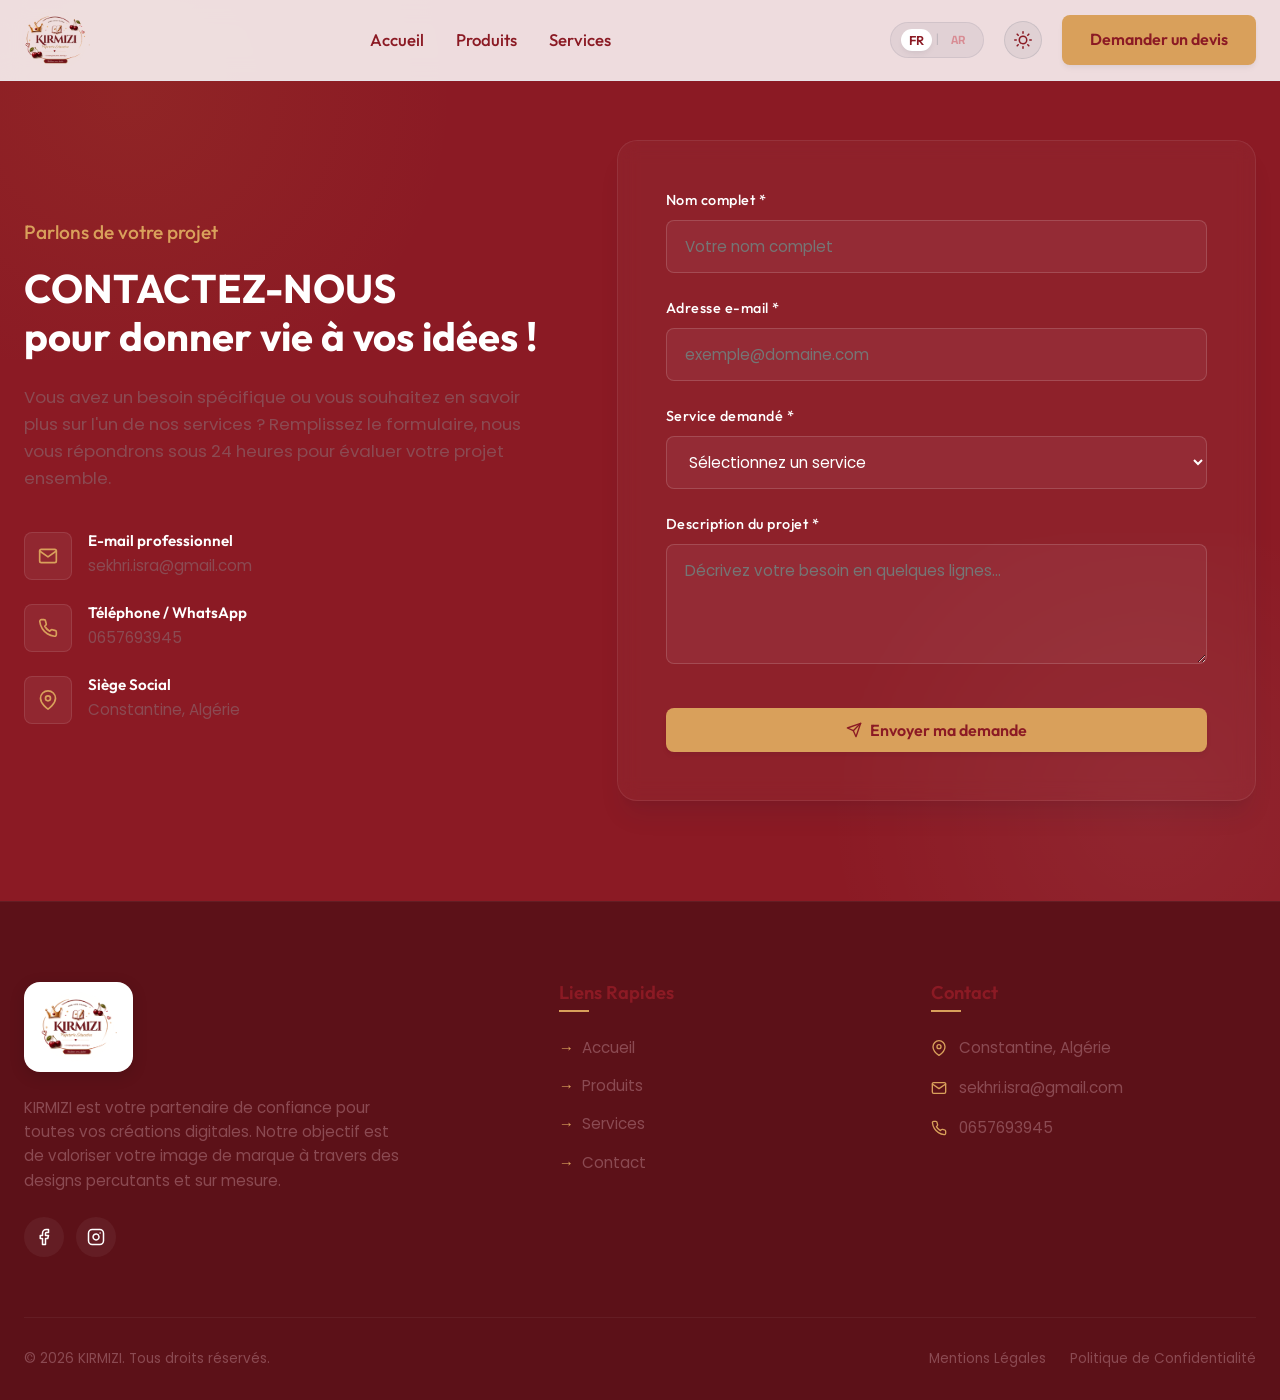
<file: contact.html>
<!DOCTYPE html>
<html lang="fr" dir="ltr">

<head>
  <meta charset="UTF-8">
  <meta name="viewport" content="width=device-width, initial-scale=1.0">
  <meta name="description"
    content="KIRMIZI - Contactez-nous pour toute demande de devis ou information sur nos créations digitales et papeterie éducative.">
  <title>KIRMIZI | Contact & Demande de Devis</title>

  <!-- Stylesheets -->
  <link rel="stylesheet" href="style.css">

  <!-- Favicon -->
  <link rel="icon" type="image/svg+xml" href="assets/logo-symbol.svg">
  <style>
    .contact-page-padding {
      padding-top: 140px;
      padding-bottom: 100px;
      min-height: 80vh;
    }
  </style>
</head>

<body>

  <!-- --- HEADER / NAVIGATION --- -->
  <header id="header">
    <div class="container">
      <nav class="nav-container">
        <a href="index.html" class="logo-link" id="logo-nav">
          <img src="assets/logo-kirmizi.png" alt="KIRMIZI Logo" class="header-logo">
        </a>

        <ul class="nav-menu" id="nav-menu">
          <li><a href="index.html#accueil" class="nav-link" data-i18n="nav-accueil">Accueil</a></li>
          <li><a href="index.html#portfolio" class="nav-link" data-i18n="nav-realisations">Produits</a></li>
          <li><a href="index.html#services" class="nav-link" data-i18n="nav-services">Services</a></li>
        </ul>

        <div class="nav-right-wrapper">
          <!-- Language Switcher -->
          <div class="lang-switcher">
            <button class="lang-btn active" data-lang="fr">FR</button>
            <span class="lang-divider">|</span>
            <button class="lang-btn" data-lang="ar">AR</button>
          </div>

          <button class="theme-toggle" aria-label="Toggle dark mode">
            <svg class="icon-sun" xmlns="http://www.w3.org/2000/svg" width="20" height="20" viewBox="0 0 24 24"
              fill="none" stroke="currentColor" stroke-width="2" stroke-linecap="round" stroke-linejoin="round">
              <circle cx="12" cy="12" r="5"></circle>
              <line x1="12" y1="1" x2="12" y2="3"></line>
              <line x1="12" y1="21" x2="12" y2="23"></line>
              <line x1="4.22" y1="4.22" x2="5.64" y2="5.64"></line>
              <line x1="18.36" y1="18.36" x2="19.78" y2="19.78"></line>
              <line x1="1" y1="12" x2="3" y2="12"></line>
              <line x1="21" y1="12" x2="23" y2="12"></line>
              <line x1="4.22" y1="19.78" x2="5.64" y2="18.36"></line>
              <line x1="18.36" y1="5.64" x2="19.78" y2="4.22"></line>
            </svg>
            <svg class="icon-moon" style="display:none;" xmlns="http://www.w3.org/2000/svg" width="20" height="20"
              viewBox="0 0 24 24" fill="none" stroke="currentColor" stroke-width="2" stroke-linecap="round"
              stroke-linejoin="round">
              <path d="M21 12.79A9 9 0 0111.21 3 7 7 0 0012 21a9 9 0 009-8.21z"></path>
            </svg>
          </button>

          <div class="nav-cta">
            <a href="contact.html" class="btn btn-primary" id="btn-devis" data-i18n="btn-devis">Demander un devis</a>
          </div>
        </div>

        <button class="menu-toggle" id="menu-toggle" aria-label="Ouvrir le menu">
          <span></span>
          <span></span>
          <span></span>
        </button>
      </nav>
    </div>
  </header>

  <!-- --- DEDICATED CONTACT SECTION --- -->
  <section class="contact contact-page-padding" id="contact">
    <div class="container">
      <div class="contact-wrapper">
        <div class="contact-info">
          <span class="contact-lead" data-i18n="contact-lead">Parlons de votre projet</span>
          <h2 class="contact-heading" data-i18n="contact-heading">CONTACTEZ-NOUS <br>pour donner vie à vos idées !</h2>
          <p class="contact-desc" data-i18n="contact-desc">
            Vous avez un besoin spécifique ou vous souhaitez en savoir plus sur l'un de nos services ? Remplissez le
            formulaire, nous vous répondrons sous 24 heures pour évaluer votre projet ensemble.
          </p>

          <div class="contact-details">
            <div class="contact-detail-item">
              <div class="contact-detail-icon">
                <svg xmlns="http://www.w3.org/2000/svg" viewBox="0 0 24 24" fill="none" stroke="currentColor"
                  stroke-width="2" stroke-linecap="round" stroke-linejoin="round">
                  <path d="M4 4h16c1.1 0 2 .9 2 2v12c0 1.1-.9 2-2 2H4c-1.1 0-2-.9-2-2V6c0-1.1.9-2 2-2z"></path>
                  <polyline points="22,6 12,13 2,6"></polyline>
                </svg>
              </div>
              <div class="contact-detail-text">
                <h4 data-i18n="contact-email-label">E-mail professionnel</h4>
                <p>sekhri.isra@gmail.com</p>
              </div>
            </div>

            <div class="contact-detail-item">
              <div class="contact-detail-icon">
                <svg xmlns="http://www.w3.org/2000/svg" viewBox="0 0 24 24" fill="none" stroke="currentColor"
                  stroke-width="2" stroke-linecap="round" stroke-linejoin="round">
                  <path
                    d="M22 16.92v3a2 2 0 0 1-2.18 2 19.79 19.79 0 0 1-8.63-3.07 19.5 19.5 0 0 1-6-6 19.5 19.5 0 0 1-3.07-8.67A2 2 0 0 1 4.11 2h3a2 2 0 0 1 2 1.72 12.84 12.84 0 0 0 .7 2.81 2 2 0 0 1-.45 2.11L8.09 9.91a16 16 0 0 0 6 6l1.27-1.27a2 2 0 0 1 2.11-.45 12.84 12.84 0 0 0 2.81.7A2 2 0 0 1 22 16.92z">
                  </path>
                </svg>
              </div>
              <div class="contact-detail-text">
                <h4 data-i18n="contact-phone-label">Téléphone / WhatsApp</h4>
                <p>0657693945</p>
              </div>
            </div>

            <div class="contact-detail-item">
              <div class="contact-detail-icon">
                <svg xmlns="http://www.w3.org/2000/svg" viewBox="0 0 24 24" fill="none" stroke="currentColor"
                  stroke-width="2" stroke-linecap="round" stroke-linejoin="round">
                  <path d="M21 10c0 7-9 13-9 13s-9-6-9-13a9 9 0 0 1 18 0z"></path>
                  <circle cx="12" cy="10" r="3"></circle>
                </svg>
              </div>
              <div class="contact-detail-text">
                <h4 data-i18n="contact-address-label">Siège Social</h4>
                <p data-i18n="contact-address-val">Constantine, Algérie</p>
              </div>
            </div>
          </div>
        </div>

        <div class="contact-form-container">
          <!-- FormSubmit integration to sekhri.isra@gmail.com -->
          <form id="contactForm" action="https://formsubmit.co/sekhri.isra@gmail.com" method="POST">
            <!-- FormSubmit Configurations -->
            <input type="hidden" name="_subject" value="Nouveau Projet Client - KIRMIZI">
            <input type="hidden" name="_template" value="table">
            <input type="hidden" name="_captcha" value="false">

            <div class="form-group">
              <label for="name" class="form-label" data-i18n="form-name-lbl">Nom complet *</label>
              <input type="text" id="name" name="name" class="form-input" data-i18n-ph="form-name-ph"
                placeholder="Votre nom complet" required>
            </div>

            <div class="form-group">
              <label for="email" class="form-label" data-i18n="form-email-lbl">Adresse e-mail *</label>
              <input type="email" id="email" name="email" class="form-input" data-i18n-ph="form-email-ph"
                placeholder="exemple@domaine.com" required>
            </div>

            <div class="form-group">
              <label for="service" class="form-label" data-i18n="form-service-lbl">Service demandé *</label>
              <select id="service" name="service" class="form-select" required>
                <option value="" disabled selected data-i18n="form-service-select">Sélectionnez un service</option>
                <option value="cartesNotebooks" data-i18n="form-opt-cartes-notebooks">Cartes de visite & Notebooks</option>
                <option value="pptMemoires" data-i18n="form-opt-ppt-memoires">Présentations PowerPoint, Mémoires & Rapports</option>
                <option value="autre" data-i18n="form-opt-other">Autre Projet Digital</option>
              </select>
            </div>

            <div class="form-group">
              <label for="message" class="form-label" data-i18n="form-msg-lbl">Description du projet *</label>
              <textarea id="message" name="message" class="form-textarea" data-i18n-ph="form-msg-ph"
                placeholder="Décrivez votre besoin en quelques lignes..." required></textarea>
            </div>

            <button type="submit" class="btn btn-primary form-submit">
              <svg xmlns="http://www.w3.org/2000/svg" width="16" height="16" viewBox="0 0 24 24" fill="none"
                stroke="currentColor" stroke-width="2" stroke-linecap="round" stroke-linejoin="round"
                class="btn-send-icon">
                <line x1="22" y1="2" x2="11" y2="13"></line>
                <polygon points="22 2 15 22 11 13 2 9 22 2"></polygon>
              </svg>
              <span data-i18n="btn-submit">Envoyer ma demande</span>
            </button>
          </form>

          <!-- Success Message Container -->
          <div class="success-message" id="successMessage"
            style="display: none; text-align: center; padding: 40px 20px; color: var(--text-white);">
            <div
              style="width: 80px; height: 80px; border-radius: 50%; background-color: rgba(204, 164, 59, 0.1); border: 2px solid var(--gold-primary); display: flex; align-items: center; justify-content: center; margin: 0 auto 24px auto;">
              <svg xmlns="http://www.w3.org/2000/svg" width="40" height="40" viewBox="0 0 24 24" fill="none"
                stroke="var(--gold-primary)" stroke-width="3" stroke-linecap="round" stroke-linejoin="round">
                <polyline points="20 6 9 17 4 12"></polyline>
              </svg>
            </div>
            <h3 data-i18n="success-title"
              style="font-family: 'Outfit', sans-serif; font-size: 1.8rem; margin-bottom: 12px; color: var(--gold-primary);">
              Merci pour votre message !</h3>
            <p data-i18n="success-desc"
              style="color: var(--text-light); margin-bottom: 30px; font-size: 1rem; max-width: 400px; margin-left: auto; margin-right: auto;">
              Votre demande a bien été envoyée. Notre équipe commerciale étudiera votre projet et prendra contact avec
              vous sous 24 heures.
            </p>
            <button id="resetFormBtn" class="btn btn-outline-white" data-i18n="btn-reset">Envoyer une autre
              demande</button>
          </div>
        </div>
      </div>
    </div>
  </section>

  <!-- --- FOOTER --- -->
  <footer>
    <div class="container">
      <div class="footer-grid">
        <div class="footer-col-brand">
          <img src="assets/logo-kirmizi.png" alt="KIRMIZI Logo" class="footer-logo">
          <p class="footer-desc" data-i18n="footer-desc">
            KIRMIZI est votre partenaire de confiance pour toutes vos créations digitales. Notre objectif est de
            valoriser votre image de marque à travers des designs percutants et sur mesure.
          </p>
          <div class="footer-socials">
            <a href="https://www.facebook.com/kirmizi.papeterie" target="_blank" rel="noopener noreferrer" class="social-link" aria-label="Facebook">
              <svg xmlns="http://www.w3.org/2000/svg" viewBox="0 0 24 24" fill="none" stroke="currentColor"
                stroke-width="2" stroke-linecap="round" stroke-linejoin="round">
                <path d="M18 2h-3a5 5 0 0 0-5 5v3H7v4h3v8h4v-8h3l1-4h-4V7a1 1 0 0 1 1-1h3z"></path>
              </svg>
            </a>
            <a href="https://www.instagram.com/kirmizi.papeterie" target="_blank" rel="noopener noreferrer" class="social-link" aria-label="Instagram">
              <svg xmlns="http://www.w3.org/2000/svg" viewBox="0 0 24 24" fill="none" stroke="currentColor"
                stroke-width="2" stroke-linecap="round" stroke-linejoin="round">
                <rect x="2" y="2" width="20" height="20" rx="5" ry="5"></rect>
                <path d="M16 11.37A4 4 0 1 1 12.63 8 4 4 0 0 1 16 11.37z"></path>
                <line x1="17.5" y1="6.5" x2="17.51" y2="6.5"></line>
              </svg>
            </a>
          </div>
        </div>

        <div>
          <h4 class="footer-col-title" data-i18n="footer-links-title">Liens Rapides</h4>
          <ul class="footer-links">
            <li><a href="index.html#accueil" class="footer-link" data-i18n="nav-accueil">Accueil</a></li>
            <li><a href="index.html#portfolio" class="footer-link" data-i18n="nav-realisations">Produits</a></li>
            <li><a href="index.html#services" class="footer-link" data-i18n="nav-services">Services</a></li>
            <li><a href="contact.html" class="footer-link" data-i18n="nav-contact">Contact</a></li>
          </ul>
        </div>

        <div>
          <h4 class="footer-col-title" data-i18n="footer-contact-title">Contact</h4>
          <div class="footer-contact-item">
            <svg xmlns="http://www.w3.org/2000/svg" viewBox="0 0 24 24" fill="none" stroke="currentColor"
              stroke-width="2" stroke-linecap="round" stroke-linejoin="round">
              <path d="M21 10c0 7-9 13-9 13s-9-6-9-13a9 9 0 0 1 18 0z"></path>
              <circle cx="12" cy="10" r="3"></circle>
            </svg>
            <span data-i18n="contact-address-val">Constantine, Algérie</span>
          </div>
          <div class="footer-contact-item">
            <svg xmlns="http://www.w3.org/2000/svg" viewBox="0 0 24 24" fill="none" stroke="currentColor"
              stroke-width="2" stroke-linecap="round" stroke-linejoin="round">
              <path d="M4 4h16c1.1 0 2 .9 2 2v12c0 1.1-.9 2-2 2H4c-1.1 0-2-.9-2-2V6c0-1.1.9-2 2-2z"></path>
              <polyline points="22,6 12,13 2,6"></polyline>
            </svg>
            <span>sekhri.isra@gmail.com</span>
          </div>
          <div class="footer-contact-item">
            <svg xmlns="http://www.w3.org/2000/svg" viewBox="0 0 24 24" fill="none" stroke="currentColor"
              stroke-width="2" stroke-linecap="round" stroke-linejoin="round">
              <path
                d="M22 16.92v3a2 2 0 0 1-2.18 2 19.79 19.79 0 0 1-8.63-3.07 19.5 19.5 0 0 1-6-6 19.5 19.5 0 0 1-3.07-8.67A2 2 0 0 1 4.11 2h3a2 2 0 0 1 2 1.72 12.84 12.84 0 0 0 .7 2.81 2 2 0 0 1-.45 2.11L8.09 9.91a16 16 0 0 0 6 6l1.27-1.27a2 2 0 0 1 2.11-.45 12.84 12.84 0 0 0 2.81.7A2 2 0 0 1 22 16.92z">
              </path>
            </svg>
            <span>0657693945</span>
          </div>
        </div>
      </div>

      <div class="footer-bottom">
        <p data-i18n="footer-copyright">© 2026 KIRMIZI. Tous droits réservés.</p>
        <div class="footer-bottom-links">
          <a href="#" class="footer-bottom-link" data-i18n="footer-legal">Mentions Légales</a>
          <a href="#" class="footer-bottom-link" data-i18n="footer-privacy">Politique de Confidentialité</a>
        </div>
      </div>
    </div>
  </footer>

  <!-- Scripts -->
  <script src="translations.js"></script>
  <script src="script.js"></script>
</body>

</html>
</file>
<file: style.css>
@import url('https://fonts.googleapis.com/css2?family=Cairo:wght@300;400;500;600;700;800&family=Outfit:wght@300;400;500;600;700;800&family=Poppins:wght@300;400;500;600;700&display=swap');

/* --- CUSTOM VARIABLES --- */
:root {
  /* Brand Colors */
  --navy-primary: #8B1A24; /* Burgundy */
  --navy-dark: #5C1118;
  --navy-light: #B2222E;
  --navy-muted: #D88C94;
  --gold-primary: #D9A05B;
  --gold-light: #E6BC82;
  --gold-dark: #A67339;
  --gold-bg-hover: #C58B4A;

  /* Services Theme Colors */
  --color-powerpoint: #e05a36;
  --color-memoires: #1a938c;
  --color-cartes: #7209b7;
  --color-notebooks: #d1a12c;
  --color-sitesweb: #0077b6;

  /* Neutrals */
  --text-main: #4A1A1E;
  --text-light: #8B4A52;
  --text-white: #ffffff;
  --bg-light: #FDF6EE;
  --bg-white: #ffffff;
  --border-light: #e2e8f0;

  /* Layout & Transitions */
  --transition-smooth: all 0.4s cubic-bezier(0.16, 1, 0.3, 1);
  --transition-bounce: all 0.5s cubic-bezier(0.175, 0.885, 0.32, 1.275);
  --radius-lg: 20px;
  --radius-md: 12px;
  --radius-sm: 8px;
  --radius-full: 9999px;

  /* Shadows */
  --shadow-sm: 0 4px 6px -1px rgba(15, 34, 63, 0.05), 0 2px 4px -1px rgba(15, 34, 63, 0.03);
  --shadow-md: 0 10px 15px -3px rgba(15, 34, 63, 0.06), 0 4px 6px -2px rgba(15, 34, 63, 0.04);
  --shadow-lg: 0 20px 25px -5px rgba(15, 34, 63, 0.08), 0 10px 10px -5px rgba(15, 34, 63, 0.04);
  --shadow-gold: 0 10px 20px -3px rgba(204, 164, 59, 0.25);
  --shadow-powerpoint: 0 10px 20px -3px rgba(224, 90, 54, 0.2);
  --shadow-memoires: 0 10px 20px -3px rgba(26, 147, 140, 0.2);
  --shadow-cartes: 0 10px 20px -3px rgba(114, 9, 183, 0.2);
  --shadow-notebooks: 0 10px 20px -3px rgba(209, 161, 44, 0.2);
  --shadow-sitesweb: 0 10px 20px -3px rgba(0, 119, 182, 0.2);
}

/* --- RESET & GENERAL STYLES --- */
* {
  margin: 0;
  padding: 0;
  box-sizing: border-box;
}

html {
  scroll-behavior: smooth;
}

body {
  font-family: 'Poppins', sans-serif;
  color: var(--text-main);
  background-color: var(--bg-white);
  line-height: 1.6;
  overflow-x: hidden;
}

h1,
h2,
h3,
h4,
h5,
h6 {
  font-family: 'Outfit', sans-serif;
  font-weight: 700;
  color: var(--navy-primary);
  line-height: 1.2;
}

a {
  text-decoration: none;
  color: inherit;
  transition: var(--transition-smooth);
}

ul {
  list-style: none;
}

img {
  max-width: 100%;
  height: auto;
  display: block;
}

.container {
  width: 100%;
  max-width: 1280px;
  margin: 0 auto;
  padding: 0 24px;
}

.section-padding {
  padding: 100px 0;
}

/* --- TYPOGRAPHY UTILITIES --- */
.section-title {
  text-align: center;
  font-size: 2.5rem;
  margin-bottom: 16px;
  position: relative;
}

.section-title span {
  color: var(--gold-primary);
}

.section-subtitle {
  text-align: center;
  font-size: 1.1rem;
  color: var(--text-light);
  max-width: 600px;
  margin: 0 auto 60px auto;
}

/* --- BUTTONS --- */
.btn {
  display: inline-flex;
  align-items: center;
  justify-content: center;
  padding: 12px 28px;
  font-family: 'Outfit', sans-serif;
  font-weight: 600;
  font-size: 1rem;
  border-radius: var(--radius-sm);
  transition: var(--transition-smooth);
  cursor: pointer;
  border: none;
  gap: 8px;
}

.btn-primary {
  background-color: var(--gold-primary);
  color: var(--navy-primary);
  box-shadow: var(--shadow-sm);
}

.btn-primary:hover {
  background-color: var(--gold-light);
  color: var(--navy-primary);
  transform: translateY(-2px);
  box-shadow: var(--shadow-gold);
}

.btn-secondary {
  background-color: transparent;
  color: var(--navy-primary);
  border: 2px solid var(--navy-primary);
}

.btn-secondary:hover {
  background-color: var(--navy-primary);
  color: var(--text-white);
  transform: translateY(-2px);
}

.btn-outline-white {
  background-color: transparent;
  color: var(--text-white);
  border: 2px solid var(--text-white);
}

.btn-outline-white:hover {
  background-color: var(--text-white);
  color: var(--navy-primary);
  transform: translateY(-2px);
}

/* --- HEADER & NAVIGATION --- */
header {
  position: fixed;
  top: 0;
  left: 0;
  width: 100%;
  z-index: 1000;
  background-color: rgba(255, 255, 255, 0.85);
  backdrop-filter: blur(12px);
  -webkit-backdrop-filter: blur(12px);
  border-bottom: 1px solid rgba(226, 232, 240, 0.5);
  transition: var(--transition-smooth);
}

header.scrolled {
  background-color: var(--bg-white);
  box-shadow: var(--shadow-sm);
  padding: 10px 0;
}

.nav-container {
  display: flex;
  justify-content: space-between;
  align-items: center;
  height: 80px;
  transition: var(--transition-smooth);
}

header.scrolled .nav-container {
  height: 70px;
}

.logo-link img,
.header-logo {
  height: 60px;
  width: auto;
  max-height: 100%;
  object-fit: contain;
  transition: var(--transition-smooth);
}

.nav-right-wrapper {
  display: flex;
  align-items: center;
  gap: 20px;
}

.nav-menu {
  display: flex;
  align-items: center;
  gap: 32px;
}

.nav-link {
  font-family: 'Outfit', sans-serif;
  font-weight: 500;
  font-size: 1.05rem;
  color: var(--navy-primary);
  position: relative;
  padding: 6px 0;
}

.nav-link::after {
  content: '';
  position: absolute;
  bottom: 0;
  left: 0;
  width: 0;
  height: 2px;
  background-color: var(--gold-primary);
  transition: var(--transition-smooth);
}

.nav-link:hover {
  color: var(--gold-primary);
}

.nav-link:hover::after {
  width: 100%;
}

.nav-cta {
  display: flex;
  align-items: center;
}

.menu-toggle {
  display: none;
  flex-direction: column;
  justify-content: space-between;
  width: 24px;
  height: 18px;
  background: transparent;
  border: none;
  cursor: pointer;
  z-index: 1001;
}

.menu-toggle span {
  display: block;
  width: 100%;
  height: 2px;
  background-color: var(--navy-primary);
  transition: var(--transition-smooth);
}

/* --- HERO SECTION --- */
.hero {
  position: relative;
  background: radial-gradient(circle at 10% 20%, rgba(204, 164, 59, 0.05) 0%, rgba(255, 255, 255, 0) 90%),
    radial-gradient(circle at 90% 80%, rgba(15, 34, 63, 0.03) 0%, rgba(255, 255, 255, 0) 90%);
  padding: 160px 0 100px 0;
  overflow: hidden;
}

.hero-grid {
  display: grid;
  grid-template-columns: 1.2fr 1fr;
  align-items: center;
  gap: 48px;
}

.hero-content {
  max-width: 650px;
}

.hero-tag {
  display: inline-flex;
  align-items: center;
  gap: 8px;
  background-color: rgba(204, 164, 59, 0.1);
  color: var(--gold-dark);
  font-family: 'Outfit', sans-serif;
  font-weight: 600;
  font-size: 0.9rem;
  padding: 6px 16px;
  border-radius: var(--radius-full);
  margin-bottom: 24px;
  border: 1px solid rgba(204, 164, 59, 0.2);
}

.hero-tag svg {
  width: 14px;
  height: 14px;
  fill: currentColor;
}

.hero-title {
  font-size: 3.5rem;
  font-weight: 800;
  margin-bottom: 20px;
  letter-spacing: -0.5px;
}

.hero-title span.accent {
  color: var(--gold-primary);
  font-family: 'Poppins', sans-serif;
  font-weight: 300;
  font-style: italic;
}

.hero-description {
  font-size: 1.15rem;
  color: var(--text-light);
  margin-bottom: 36px;
  font-weight: 400;
}

.hero-btns {
  display: flex;
  gap: 16px;
}

.hero-visual {
  position: relative;
  display: flex;
  justify-content: center;
  align-items: center;
}

.hero-mockup-wrapper {
  position: relative;
  width: 100%;
  max-width: 520px;
  border-radius: var(--radius-lg);
  box-shadow: var(--shadow-lg);
  background-color: var(--bg-white);
  padding: 10px;
  transition: var(--transition-smooth);
  z-index: 2;
  border: 1px solid rgba(15, 34, 63, 0.05);
}

.hero-mockup-wrapper:hover {
  transform: translateY(-8px) scale(1.01);
  box-shadow: 0 30px 50px -10px rgba(15, 34, 63, 0.15);
}

.hero-mockup-wrapper img {
  border-radius: calc(var(--radius-lg) - 8px);
  width: 100%;
}

.hero-backdrop {
  position: absolute;
  top: 10%;
  right: -5%;
  width: 90%;
  height: 90%;
  background: linear-gradient(135deg, rgba(204, 164, 59, 0.2) 0%, rgba(15, 34, 63, 0.2) 100%);
  filter: blur(50px);
  border-radius: 50%;
  z-index: 1;
  pointer-events: none;
}

/* --- TRUST BANNER (AVANTAGES) --- */
.trust-banner {
  background-color: var(--navy-primary);
  color: var(--text-white);
  padding: 35px 0;
  box-shadow: var(--shadow-md);
  position: relative;
  z-index: 5;
}

.trust-grid {
  display: flex;
  justify-content: space-between;
  align-items: center;
  flex-wrap: wrap;
  gap: 24px;
}

.trust-item {
  display: flex;
  align-items: center;
  gap: 12px;
}

.trust-icon {
  width: 42px;
  height: 42px;
  border-radius: 50%;
  background-color: rgba(255, 255, 255, 0.1);
  display: flex;
  align-items: center;
  justify-content: center;
  color: var(--gold-primary);
  flex-shrink: 0;
  transition: var(--transition-smooth);
  border: 1px solid rgba(255, 255, 255, 0.05);
}

.trust-item:hover .trust-icon {
  background-color: var(--gold-primary);
  color: var(--navy-primary);
  transform: rotate(360deg);
}

.trust-icon svg {
  width: 20px;
  height: 20px;
}

.trust-text {
  font-family: 'Outfit', sans-serif;
  font-weight: 600;
  font-size: 0.9rem;
  letter-spacing: 1.5px;
  text-transform: uppercase;
}

.trust-divider {
  height: 30px;
  width: 1px;
  background-color: rgba(255, 255, 255, 0.15);
}

/* --- SERVICES SECTION --- */
.services {
  background-color: var(--bg-light);
}

.services-grid {
  display: grid;
  grid-template-columns: repeat(auto-fit, minmax(280px, 1fr));
  gap: 30px;
}

/* Service Card Themes */
.service-card {
  background-color: var(--bg-white);
  border-radius: var(--radius-lg);
  padding: 40px 30px;
  box-shadow: var(--shadow-sm);
  border: 1px solid var(--border-light);
  transition: var(--transition-bounce);
  position: relative;
  overflow: hidden;
  display: flex;
  flex-direction: column;
  align-items: flex-start;
}

.service-card::before {
  content: '';
  position: absolute;
  top: 0;
  left: 0;
  width: 100%;
  height: 4px;
  transition: var(--transition-smooth);
}

.service-icon {
  width: 65px;
  height: 65px;
  border-radius: 50%;
  display: flex;
  align-items: center;
  justify-content: center;
  margin-bottom: 28px;
  transition: var(--transition-bounce);
  color: var(--text-white);
}

.service-icon svg {
  width: 28px;
  height: 28px;
}

.service-title {
  font-size: 1.4rem;
  font-weight: 700;
  margin-bottom: 14px;
  transition: var(--transition-smooth);
}

.service-desc {
  font-size: 0.95rem;
  color: var(--text-light);
  margin-bottom: 30px;
  flex-grow: 1;
}

.service-link {
  display: inline-flex;
  align-items: center;
  gap: 8px;
  font-family: 'Outfit', sans-serif;
  font-weight: 600;
  font-size: 0.95rem;
  transition: var(--transition-smooth);
}

.service-link svg {
  width: 16px;
  height: 16px;
  transition: var(--transition-bounce);
}

/* Applying Themes Dynamically */
/* 1. PowerPoint (Orange) */
.service-card.theme-powerpoint::before {
  background-color: var(--color-powerpoint);
}

.service-card.theme-powerpoint .service-icon {
  background-color: var(--color-powerpoint);
  box-shadow: 0 8px 20px -5px var(--color-powerpoint);
}

.service-card.theme-powerpoint .service-link {
  color: var(--color-powerpoint);
}

.service-card.theme-powerpoint:hover {
  border-color: rgba(224, 90, 54, 0.3);
  box-shadow: var(--shadow-powerpoint);
  transform: translateY(-8px);
}

.service-card.theme-powerpoint:hover .service-icon {
  transform: scale(1.1) rotate(10deg);
}

.service-card.theme-powerpoint:hover .service-link svg {
  transform: translateX(4px);
}

/* 2. Mémoires (Teal) */
.service-card.theme-memoires::before {
  background-color: var(--color-memoires);
}

.service-card.theme-memoires .service-icon {
  background-color: var(--color-memoires);
  box-shadow: 0 8px 20px -5px var(--color-memoires);
}

.service-card.theme-memoires .service-link {
  color: var(--color-memoires);
}

.service-card.theme-memoires:hover {
  border-color: rgba(26, 147, 140, 0.3);
  box-shadow: var(--shadow-memoires);
  transform: translateY(-8px);
}

.service-card.theme-memoires:hover .service-icon {
  transform: scale(1.1) rotate(10deg);
}

.service-card.theme-memoires:hover .service-link svg {
  transform: translateX(4px);
}

/* 3. Cartes de visite (Purple) */
.service-card.theme-cartes::before {
  background-color: var(--color-cartes);
}

.service-card.theme-cartes .service-icon {
  background-color: var(--color-cartes);
  box-shadow: 0 8px 20px -5px var(--color-cartes);
}

.service-card.theme-cartes .service-link {
  color: var(--color-cartes);
}

.service-card.theme-cartes:hover {
  border-color: rgba(114, 9, 183, 0.3);
  box-shadow: var(--shadow-cartes);
  transform: translateY(-8px);
}

.service-card.theme-cartes:hover .service-icon {
  transform: scale(1.1) rotate(10deg);
}

.service-card.theme-cartes:hover .service-link svg {
  transform: translateX(4px);
}

/* 4. Notebook (Gold) */
.service-card.theme-notebooks::before {
  background-color: var(--color-notebooks);
}

.service-card.theme-notebooks .service-icon {
  background-color: var(--color-notebooks);
  box-shadow: 0 8px 20px -5px var(--color-notebooks);
}

.service-card.theme-notebooks .service-link {
  color: var(--color-notebooks);
}

.service-card.theme-notebooks:hover {
  border-color: rgba(209, 161, 44, 0.3);
  box-shadow: var(--shadow-notebooks);
  transform: translateY(-8px);
}

.service-card.theme-notebooks:hover .service-icon {
  transform: scale(1.1) rotate(10deg);
}

.service-card.theme-notebooks:hover .service-link svg {
  transform: translateX(4px);
}

/* 5. Sites Web (Blue) */
.service-card.theme-sitesweb::before {
  background-color: var(--color-sitesweb);
}

.service-card.theme-sitesweb .service-icon {
  background-color: var(--color-sitesweb);
  box-shadow: 0 8px 20px -5px var(--color-sitesweb);
}

.service-card.theme-sitesweb .service-link {
  color: var(--color-sitesweb);
}

.service-card.theme-sitesweb:hover {
  border-color: rgba(0, 119, 182, 0.3);
  box-shadow: var(--shadow-sitesweb);
  transform: translateY(-8px);
}

.service-card.theme-sitesweb:hover .service-icon {
  transform: scale(1.1) rotate(10deg);
}

.service-card.theme-sitesweb:hover .service-link svg {
  transform: translateX(4px);
}

/* --- PORTFOLIO GALLERY --- */
.portfolio-filters {
  display: flex;
  justify-content: center;
  gap: 12px;
  margin-bottom: 40px;
  flex-wrap: wrap;
}

.filter-btn {
  background-color: var(--bg-light);
  color: var(--navy-primary);
  border: 1px solid var(--border-light);
  padding: 8px 20px;
  border-radius: var(--radius-full);
  font-family: 'Outfit', sans-serif;
  font-weight: 500;
  cursor: pointer;
  transition: var(--transition-smooth);
}

.filter-btn.active,
.filter-btn:hover {
  background-color: var(--navy-primary);
  color: var(--text-white);
  border-color: var(--navy-primary);
}

.portfolio-grid {
  display: grid;
  grid-template-columns: repeat(auto-fill, minmax(350px, 1fr));
  gap: 30px;
}

.portfolio-item {
  position: relative;
  border-radius: var(--radius-lg);
  overflow: hidden;
  box-shadow: var(--shadow-sm);
  aspect-ratio: 4 / 3;
  cursor: pointer;
  background-color: var(--navy-primary);
}

.portfolio-img {
  width: 100%;
  height: 100%;
  object-fit: cover;
  transition: var(--transition-smooth);
}

.portfolio-overlay {
  position: absolute;
  top: 0;
  left: 0;
  width: 100%;
  height: 100%;
  background: linear-gradient(to top, rgba(15, 34, 63, 0.95) 0%, rgba(15, 34, 63, 0.4) 100%);
  display: flex;
  flex-direction: column;
  justify-content: flex-end;
  padding: 30px;
  opacity: 0;
  transition: var(--transition-smooth);
  z-index: 2;
}

.portfolio-item:hover .portfolio-img {
  transform: scale(1.1);
}

.portfolio-item:hover .portfolio-overlay {
  opacity: 1;
}

.portfolio-category {
  font-family: 'Outfit', sans-serif;
  font-size: 0.8rem;
  font-weight: 600;
  text-transform: uppercase;
  color: var(--gold-primary);
  letter-spacing: 2px;
  margin-bottom: 6px;
}

.portfolio-title {
  font-size: 1.3rem;
  font-weight: 700;
  color: var(--text-white);
}

/* --- CONTACT SECTION --- */
.contact {
  background-color: var(--navy-primary);
  color: var(--text-white);
  position: relative;
  overflow: hidden;
}

.contact::before {
  content: '';
  position: absolute;
  top: -20%;
  left: -20%;
  width: 60%;
  height: 60%;
  background: radial-gradient(circle, rgba(204, 164, 59, 0.08) 0%, rgba(255, 255, 255, 0) 70%);
  pointer-events: none;
}

.contact::after {
  content: '';
  position: absolute;
  bottom: -20%;
  right: -20%;
  width: 60%;
  height: 60%;
  background: radial-gradient(circle, rgba(255, 255, 255, 0.05) 0%, rgba(255, 255, 255, 0) 70%);
  pointer-events: none;
}

.contact .section-title {
  color: var(--text-white);
}

.contact-wrapper {
  display: grid;
  grid-template-columns: 1fr 1.2fr;
  gap: 60px;
  position: relative;
  z-index: 2;
}

.contact-info {
  display: flex;
  flex-direction: column;
  justify-content: center;
}

.contact-lead {
  font-size: 1.2rem;
  color: var(--gold-primary);
  margin-bottom: 16px;
  font-family: 'Outfit', sans-serif;
  font-weight: 500;
}

.contact-heading {
  font-size: 2.5rem;
  color: var(--text-white);
  margin-bottom: 24px;
}

.contact-desc {
  color: var(--text-light);
  margin-bottom: 40px;
  font-size: 1.05rem;
}

.contact-details {
  display: flex;
  flex-direction: column;
  gap: 24px;
}

.contact-detail-item {
  display: flex;
  align-items: center;
  gap: 16px;
}

.contact-detail-icon {
  width: 48px;
  height: 48px;
  border-radius: var(--radius-sm);
  background-color: rgba(255, 255, 255, 0.06);
  border: 1px solid rgba(255, 255, 255, 0.1);
  display: flex;
  align-items: center;
  justify-content: center;
  color: var(--gold-primary);
}

.contact-detail-icon svg {
  width: 20px;
  height: 20px;
}

.contact-detail-text h4 {
  font-family: 'Outfit', sans-serif;
  font-weight: 600;
  font-size: 0.95rem;
  color: var(--text-white);
  margin-bottom: 4px;
}

.contact-detail-text p {
  color: var(--text-light);
  font-size: 0.95rem;
}

/* Glassmorphic Contact Form */
.contact-form-container {
  background-color: rgba(255, 255, 255, 0.03);
  backdrop-filter: blur(10px);
  -webkit-backdrop-filter: blur(10px);
  border: 1px solid rgba(255, 255, 255, 0.08);
  padding: 48px;
  border-radius: var(--radius-lg);
  box-shadow: var(--shadow-lg);
}

.form-group {
  margin-bottom: 24px;
}

.form-label {
  display: block;
  font-family: 'Outfit', sans-serif;
  font-weight: 500;
  font-size: 0.9rem;
  margin-bottom: 8px;
  color: var(--text-white);
  letter-spacing: 0.5px;
}

.form-input,
.form-select,
.form-textarea {
  width: 100%;
  background-color: rgba(255, 255, 255, 0.05);
  border: 1px solid rgba(255, 255, 255, 0.15);
  padding: 14px 18px;
  border-radius: var(--radius-sm);
  color: var(--text-white);
  font-family: 'Poppins', sans-serif;
  font-size: 0.95rem;
  transition: var(--transition-smooth);
}

.form-select option {
  background-color: var(--navy-dark);
  color: var(--text-white);
}

.form-input:focus,
.form-select:focus,
.form-textarea:focus {
  outline: none;
  border-color: var(--gold-primary);
  background-color: rgba(255, 255, 255, 0.08);
  box-shadow: 0 0 0 4px rgba(204, 164, 59, 0.15);
}

.form-textarea {
  resize: vertical;
  min-height: 120px;
}

.form-submit {
  width: 100%;
  margin-top: 12px;
}

/* --- FOOTER --- */
footer {
  background-color: var(--navy-dark);
  color: var(--text-white);
  padding: 80px 0 30px 0;
  border-top: 1px solid rgba(255, 255, 255, 0.05);
}

.footer-grid {
  display: grid;
  grid-template-columns: 1.5fr 1fr 1fr;
  gap: 48px;
  margin-bottom: 60px;
}

.footer-col-brand {
  max-width: 380px;
}

.footer-logo {
  height: 90px;
  width: auto;
  object-fit: contain;
  margin-bottom: 24px;
  background-color: #ffffff;
  padding: 10px 16px;
  border-radius: 16px;
  box-shadow: 0 4px 15px rgba(0, 0, 0, 0.15);
}

.footer-desc {
  color: var(--text-light);
  font-size: 0.95rem;
  margin-bottom: 24px;
}

.footer-socials {
  display: flex;
  gap: 12px;
}

.social-link {
  width: 40px;
  height: 40px;
  border-radius: 50%;
  background-color: rgba(255, 255, 255, 0.05);
  display: flex;
  align-items: center;
  justify-content: center;
  color: var(--text-white);
  transition: var(--transition-smooth);
}

.social-link:hover {
  background-color: var(--gold-primary);
  color: var(--navy-primary);
  transform: translateY(-3px);
}

.social-link svg {
  width: 18px;
  height: 18px;
}

.footer-col-title {
  font-family: 'Outfit', sans-serif;
  font-weight: 600;
  font-size: 1.15rem;
  margin-bottom: 24px;
  position: relative;
  padding-bottom: 8px;
}

.footer-col-title::after {
  content: '';
  position: absolute;
  bottom: 0;
  left: 0;
  width: 30px;
  height: 2px;
  background-color: var(--gold-primary);
}

.footer-links {
  display: flex;
  flex-direction: column;
  gap: 14px;
}

.footer-link {
  color: var(--text-light);
  font-size: 0.95rem;
  display: flex;
  align-items: center;
  gap: 8px;
}

.footer-link::before {
  content: '→';
  color: var(--gold-primary);
  transition: var(--transition-smooth);
}

.footer-link:hover {
  color: var(--gold-primary);
  transform: translateX(4px);
}

.footer-contact-item {
  display: flex;
  align-items: flex-start;
  gap: 12px;
  color: var(--text-light);
  font-size: 0.95rem;
  margin-bottom: 16px;
}

.footer-contact-item svg {
  width: 16px;
  height: 16px;
  color: var(--gold-primary);
  margin-top: 4px;
  flex-shrink: 0;
}

.footer-bottom {
  display: flex;
  justify-content: space-between;
  align-items: center;
  padding-top: 30px;
  border-top: 1px solid rgba(255, 255, 255, 0.05);
  font-size: 0.85rem;
  color: var(--text-light);
}

.footer-bottom-links {
  display: flex;
  gap: 24px;
}

.footer-bottom-link:hover {
  color: var(--gold-primary);
}

/* --- DYNAMIC MODALS FOR SERVICES --- */
.modal-overlay {
  position: fixed;
  top: 0;
  left: 0;
  width: 100%;
  height: 100%;
  background-color: rgba(7, 17, 36, 0.8);
  backdrop-filter: blur(8px);
  z-index: 2000;
  display: flex;
  align-items: center;
  justify-content: center;
  opacity: 0;
  pointer-events: none;
  transition: var(--transition-smooth);
}

.modal-overlay.active {
  opacity: 1;
  pointer-events: auto;
}

.modal-content {
  background-color: var(--bg-white);
  width: 90%;
  max-width: 600px;
  border-radius: var(--radius-lg);
  padding: 48px;
  box-shadow: var(--shadow-lg);
  position: relative;
  transform: scale(0.9);
  transition: var(--transition-bounce);
  border: 1px solid rgba(15, 34, 63, 0.1);
}

.modal-overlay.active .modal-content {
  transform: scale(1);
}

.modal-close {
  position: absolute;
  top: 24px;
  right: 24px;
  width: 36px;
  height: 36px;
  border-radius: 50%;
  background-color: var(--bg-light);
  border: none;
  cursor: pointer;
  display: flex;
  align-items: center;
  justify-content: center;
  color: var(--navy-primary);
  transition: var(--transition-smooth);
}

.modal-close:hover {
  background-color: var(--navy-primary);
  color: var(--text-white);
}

.modal-header {
  display: flex;
  align-items: center;
  gap: 16px;
  margin-bottom: 24px;
}

.modal-badge {
  padding: 6px 14px;
  border-radius: var(--radius-full);
  font-family: 'Outfit', sans-serif;
  font-size: 0.8rem;
  font-weight: 600;
  text-transform: uppercase;
  color: var(--text-white);
}

.modal-title {
  font-size: 1.8rem;
  font-weight: 800;
}

.modal-body {
  font-size: 1rem;
  color: var(--text-main);
  margin-bottom: 30px;
}

.modal-body ul {
  margin-top: 16px;
  display: flex;
  flex-direction: column;
  gap: 10px;
}

.modal-body li {
  display: flex;
  align-items: center;
  gap: 10px;
}

.modal-body li::before {
  content: '✓';
  color: var(--gold-primary);
  font-weight: bold;
}

.modal-action {
  display: flex;
  justify-content: flex-end;
  gap: 12px;
}

/* --- RESPONSIVE DESIGN --- */
@media (max-width: 1024px) {
  .hero-title {
    font-size: 3rem;
  }

  .hero-grid {
    gap: 32px;
  }
}

@media (max-width: 900px) {
  .section-padding {
    padding: 80px 0;
  }

  .hero {
    padding: 140px 0 80px 0;
  }

  .hero-grid {
    grid-template-columns: 1fr;
    text-align: center;
  }

  .hero-content {
    margin: 0 auto;
  }

  .hero-tag {
    justify-content: center;
  }

  .hero-btns {
    justify-content: center;
  }

  .hero-mockup-wrapper {
    max-width: 450px;
    margin: 0 auto;
  }

  .trust-divider {
    display: none;
  }

  .trust-grid {
    justify-content: center;
  }

  .contact-wrapper {
    grid-template-columns: 1fr;
    gap: 40px;
  }

  .contact-info {
    text-align: center;
  }

  .contact-details {
    align-items: center;
  }

  .footer-grid {
    grid-template-columns: 1fr;
    gap: 36px;
    text-align: center;
  }

  .footer-col-brand {
    max-width: 100%;
    margin: 0 auto;
  }

  .footer-logo {
    margin: 0 auto 24px auto;
  }

  .footer-socials {
    justify-content: center;
  }

  .footer-col-title::after {
    left: 50%;
    transform: translateX(-50%);
  }

  .footer-bottom {
    flex-direction: column;
    gap: 16px;
    text-align: center;
  }
}

@media (max-width: 768px) {
  .header-logo {
    height: 48px !important;
    width: auto !important;
    object-fit: contain;
  }
  .nav-right-wrapper {
    gap: 10px !important;
  }

  .portfolio-grid {
    grid-template-columns: repeat(auto-fill, minmax(280px, 1fr));
  }

  .menu-toggle {
    display: flex;
  }

  .nav-menu {
    position: fixed;
    top: 0;
    right: -100%;
    width: 280px;
    height: 100vh;
    background-color: var(--navy-primary);
    flex-direction: column;
    justify-content: center;
    gap: 40px;
    padding: 50px;
    transition: var(--transition-bounce);
    box-shadow: -10px 0 30px rgba(0, 0, 0, 0.2);
  }

  .nav-menu.active {
    right: 0;
  }

  .nav-link {
    color: var(--text-white);
    font-size: 1.2rem;
  }

  .nav-link::after {
    background-color: var(--gold-primary);
  }

  .nav-cta {
    display: none;
    /* Hide top CTA on mobile */
  }

  .menu-toggle.active span:nth-child(1) {
    transform: translateY(8px) rotate(45deg);
    background-color: var(--text-white);
  }

  .menu-toggle.active span:nth-child(2) {
    opacity: 0;
  }

  .menu-toggle.active span:nth-child(3) {
    transform: translateY(-8px) rotate(-45deg);
    background-color: var(--text-white);
  }
}

@media (max-width: 480px) {
  .portfolio-grid {
    grid-template-columns: 1fr;
  }

  .hero-title {
    font-size: 2.3rem;
  }

  .hero-btns {
    flex-direction: column;
    width: 100%;
  }

  .hero-btns .btn {
    width: 100%;
  }

  .section-title {
    font-size: 2rem;
  }

  .contact-form-container {
    padding: 24px;
  }

  .modal-content {
    padding: 24px;
  }
}

/* --- DARK MODE --- */
[data-theme="dark"] {
  --text-main: #c9d6e3;
  --text-light: #8fa3b8;
  --text-white: #f0f4f8;
  --bg-light: #0e1c2f;
  --bg-white: #0a1628;
  --border-light: #1e3454;
  --shadow-sm: 0 4px 6px -1px rgba(0, 0, 0, 0.3), 0 2px 4px -1px rgba(0, 0, 0, 0.2);
  --shadow-md: 0 10px 15px -3px rgba(0, 0, 0, 0.35), 0 4px 6px -2px rgba(0, 0, 0, 0.2);
  --shadow-lg: 0 20px 25px -5px rgba(0, 0, 0, 0.4), 0 10px 10px -5px rgba(0, 0, 0, 0.25);
}

/* Body & Headings */
[data-theme="dark"] body {
  background-color: var(--bg-white);
  color: var(--text-main);
}

[data-theme="dark"] h1,
[data-theme="dark"] h2,
[data-theme="dark"] h3,
[data-theme="dark"] h4,
[data-theme="dark"] h5,
[data-theme="dark"] h6 {
  color: var(--text-white);
}

/* Header */
[data-theme="dark"] header {
  background-color: rgba(10, 22, 40, 0.88);
  border-bottom-color: rgba(30, 52, 84, 0.6);
}

[data-theme="dark"] header.scrolled {
  background-color: #0a1628;
  box-shadow: 0 4px 20px rgba(0, 0, 0, 0.4);
}

[data-theme="dark"] .nav-link {
  color: var(--text-white);
}

[data-theme="dark"] .menu-toggle span {
  background-color: var(--text-white);
}

/* Hero Section */
[data-theme="dark"] .hero {
  background: radial-gradient(circle at 10% 20%, rgba(204, 164, 59, 0.08) 0%, transparent 90%),
    radial-gradient(circle at 90% 80%, rgba(15, 34, 63, 0.2) 0%, transparent 90%);
}

[data-theme="dark"] .hero-mockup-wrapper {
  background-color: #0e1c2f;
  border-color: rgba(255, 255, 255, 0.05);
}

/* Services Section */
[data-theme="dark"] .services {
  background-color: var(--bg-light);
}

[data-theme="dark"] .service-card {
  background-color: #0e1c2f;
  border-color: #1e3454;
}

[data-theme="dark"] .service-title {
  color: var(--text-white);
}

[data-theme="dark"] .service-desc {
  color: var(--text-light);
}

/* Portfolio Section */
[data-theme="dark"] .portfolio {
  background-color: var(--bg-white);
}

[data-theme="dark"] .filter-btn {
  background-color: #0e1c2f;
  color: var(--text-white);
  border-color: #1e3454;
}

[data-theme="dark"] .filter-btn.active,
[data-theme="dark"] .filter-btn:hover {
  background-color: var(--gold-primary);
  color: var(--navy-dark);
  border-color: var(--gold-primary);
}

/* Modal */
[data-theme="dark"] .modal-content {
  background-color: #0e1c2f;
  border-color: #1e3454;
}

[data-theme="dark"] .modal-title {
  color: var(--text-white);
}

[data-theme="dark"] .modal-body {
  color: var(--text-main);
}

[data-theme="dark"] .modal-close {
  background-color: #1a3050;
  color: var(--text-white);
}

[data-theme="dark"] .modal-close:hover {
  background-color: var(--gold-primary);
  color: var(--navy-dark);
}

[data-theme="dark"] .btn-secondary {
  color: var(--text-white);
  border-color: var(--text-white);
}

[data-theme="dark"] .btn-secondary:hover {
  background-color: var(--text-white);
  color: var(--navy-dark);
}

/* Language Switcher in dark mode */
[data-theme="dark"] .lang-switcher {
  background-color: rgba(255, 255, 255, 0.05);
  border-color: rgba(255, 255, 255, 0.1);
}

[data-theme="dark"] .lang-btn {
  color: var(--text-light);
}

[data-theme="dark"] .lang-btn.active,
[data-theme="dark"] .lang-btn:hover {
  color: var(--navy-dark);
  background-color: var(--gold-primary);
}

[data-theme="dark"] .lang-divider {
  color: rgba(255, 255, 255, 0.15);
}

/* Theme Toggle Button */
.theme-toggle {
  background: rgba(15, 34, 63, 0.06);
  border: 1px solid rgba(15, 34, 63, 0.1);
  cursor: pointer;
  padding: 8px;
  border-radius: var(--radius-full);
  display: flex;
  align-items: center;
  justify-content: center;
  color: var(--navy-primary);
  transition: var(--transition-smooth);
  width: 38px;
  height: 38px;
}

.theme-toggle:hover {
  background-color: var(--gold-primary);
  color: var(--navy-dark);
  border-color: var(--gold-primary);
  transform: scale(1.1) rotate(12deg);
}

[data-theme="dark"] .theme-toggle {
  background: rgba(255, 255, 255, 0.08);
  border-color: rgba(255, 255, 255, 0.12);
  color: var(--gold-primary);
}

[data-theme="dark"] .theme-toggle:hover {
  background-color: var(--gold-primary);
  color: var(--navy-dark);
}

.theme-toggle svg {
  width: 18px;
  height: 18px;
  transition: var(--transition-smooth);
}


/* --- LANGUAGE SWITCHER --- */
.lang-switcher {
  display: flex;
  align-items: center;
  gap: 4px;
  background-color: rgba(15, 34, 63, 0.05);
  padding: 4px 10px;
  border-radius: var(--radius-full);
  border: 1px solid rgba(15, 34, 63, 0.08);
}

.lang-btn {
  background: none;
  border: none;
  font-family: 'Outfit', sans-serif;
  font-weight: 600;
  font-size: 0.8rem;
  color: var(--navy-muted);
  cursor: pointer;
  padding: 3px 8px;
  border-radius: var(--radius-full);
  transition: var(--transition-smooth);
}

.lang-btn.active,
.lang-btn:hover {
  color: var(--navy-primary);
  background-color: var(--bg-white);
  box-shadow: var(--shadow-sm);
}

.lang-btn[data-lang="ar"] {
  font-family: 'Cairo', sans-serif;
  font-weight: 700;
  font-size: 0.75rem;
  padding-top: 1px;
  padding-bottom: 2px;
}

.lang-divider {
  color: rgba(15, 34, 63, 0.15);
  font-size: 0.75rem;
  user-select: none;
}

/* --- RTL LAYOUT SUPPORT (ARABIC) --- */
html[dir="rtl"] body {
  font-family: 'Cairo', sans-serif;
}

html[dir="rtl"] h1,
html[dir="rtl"] h2,
html[dir="rtl"] h3,
html[dir="rtl"] h4,
html[dir="rtl"] h5,
html[dir="rtl"] h6,
html[dir="rtl"] .btn,
html[dir="rtl"] .nav-link,
html[dir="rtl"] .lang-btn {
  font-family: 'Cairo', sans-serif;
}

/* Mirror icons and arrows direction */
html[dir="rtl"] .link-arrow,
html[dir="rtl"] #btn-devis svg,
html[dir="rtl"] .btn-send-icon {
  transform: scaleX(-1);
}

/* Adjust hero backdrop position */
html[dir="rtl"] .hero-backdrop {
  right: auto;
  left: -5%;
}

/* Footer list bullet direction */
html[dir="rtl"] .footer-link::before {
  content: '←';
  display: inline-block;
}

/* Modal bullet points direction */
html[dir="rtl"] .modal-body li::before {
  content: '✓';
  display: inline-block;
  margin-left: 8px;
  margin-right: 0;
}

/* Modal action buttons alignment */
html[dir="rtl"] .modal-action {
  justify-content: flex-start;
}

/* Mobile Nav Menu drawer slide direction for RTL */
@media (max-width: 768px) {
  html[dir="rtl"] .nav-menu {
    right: auto;
    left: -100%;
    box-shadow: 10px 0 30px rgba(0, 0, 0, 0.2);
  }

  html[dir="rtl"] .nav-menu.active {
    left: 0;
    right: auto;
  }
}

/* Custom loading spinner alignment */

/* --- AVIS CLIENTS & LIGHTBOX STYLES --- */
.reviews-section {
  padding: 80px 0;
  background-color: rgba(248, 250, 252, 0.6);
}

body.dark-mode .reviews-section {
  background-color: rgba(15, 23, 42, 0.4);
}

.reviews-grid {
  display: grid;
  grid-template-columns: repeat(auto-fill, minmax(280px, 1fr));
  gap: 28px;
  margin-top: 40px;
}

.review-card {
  background: var(--bg-white);
  border-radius: var(--radius-md);
  overflow: hidden;
  box-shadow: var(--shadow-sm);
  border: 1px solid var(--border-color);
  transition: var(--transition-smooth);
  cursor: pointer;
  position: relative;
}

body.dark-mode .review-card {
  background: var(--navy-primary);
  border-color: rgba(255, 255, 255, 0.1);
}

.review-card:hover {
  transform: translateY(-6px);
  box-shadow: var(--shadow-md);
}

.review-card img {
  width: 100%;
  height: 380px;
  object-fit: cover;
  object-position: top;
  display: block;
}

.review-card-overlay {
  position: absolute;
  bottom: 0;
  left: 0;
  width: 100%;
  background: linear-gradient(to top, rgba(15, 23, 42, 0.95), transparent);
  padding: 24px 18px 14px 18px;
  color: #ffffff;
  display: flex;
  align-items: center;
  justify-content: space-between;
}

.review-card-overlay span {
  font-size: 0.9rem;
  font-weight: 500;
}

/* Lightbox Modal */
.lightbox-modal {
  display: none;
  position: fixed;
  z-index: 2500;
  top: 0;
  left: 0;
  width: 100%;
  height: 100%;
  background-color: rgba(0, 0, 0, 0.9);
  backdrop-filter: blur(8px);
  justify-content: center;
  align-items: center;
  padding: 20px;
}

.lightbox-modal.active {
  display: flex;
}

.lightbox-img {
  max-width: 92%;
  max-height: 85vh;
  border-radius: var(--radius-md);
  box-shadow: 0 12px 40px rgba(0, 0, 0, 0.6);
  object-fit: contain;
}

.lightbox-close {
  position: absolute;
  top: 24px;
  right: 24px;
  background: rgba(255, 255, 255, 0.2);
  border: none;
  color: #ffffff;
  width: 44px;
  height: 44px;
  border-radius: 50%;
  display: flex;
  align-items: center;
  justify-content: center;
  cursor: pointer;
  transition: var(--transition-smooth);
}

.lightbox-close:hover {
  background: var(--gold-primary);
  color: var(--navy-primary);
}

.spinner {
  display: inline-block;
  vertical-align: middle;
}
</file>
